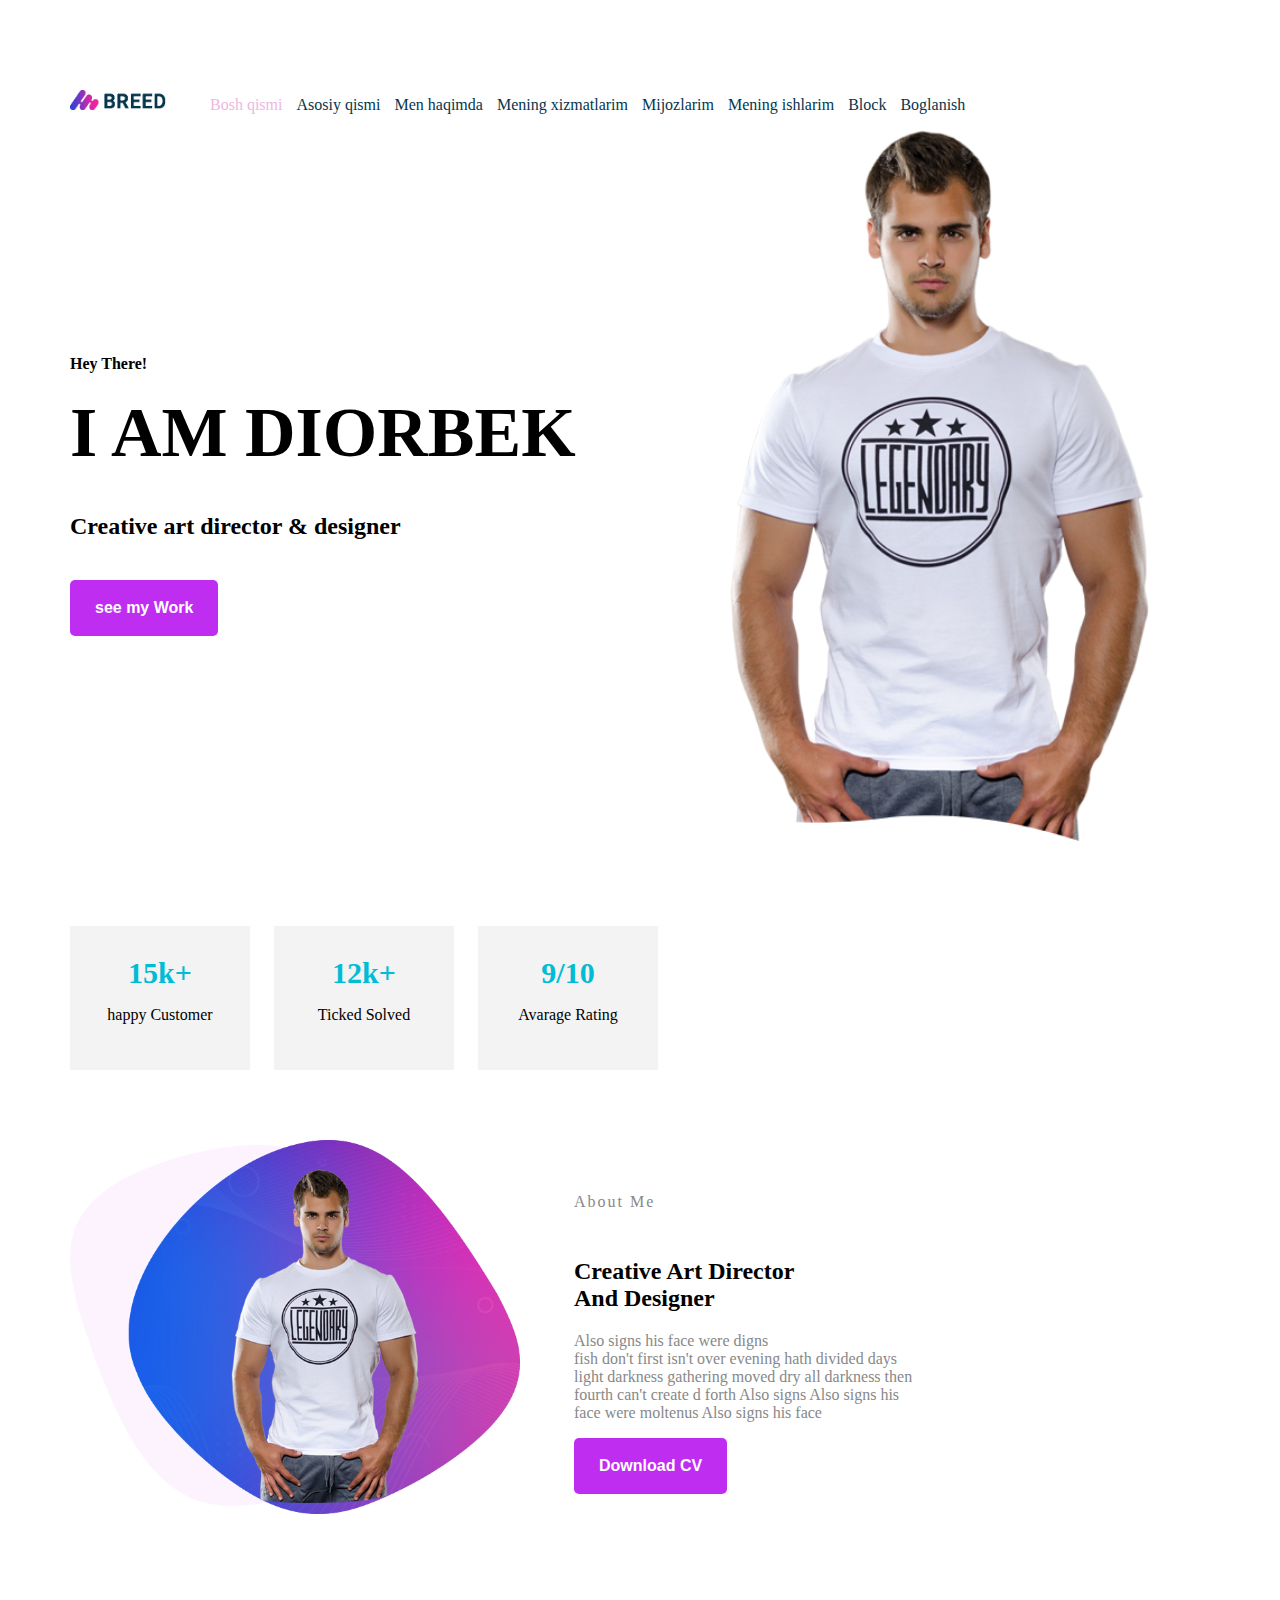
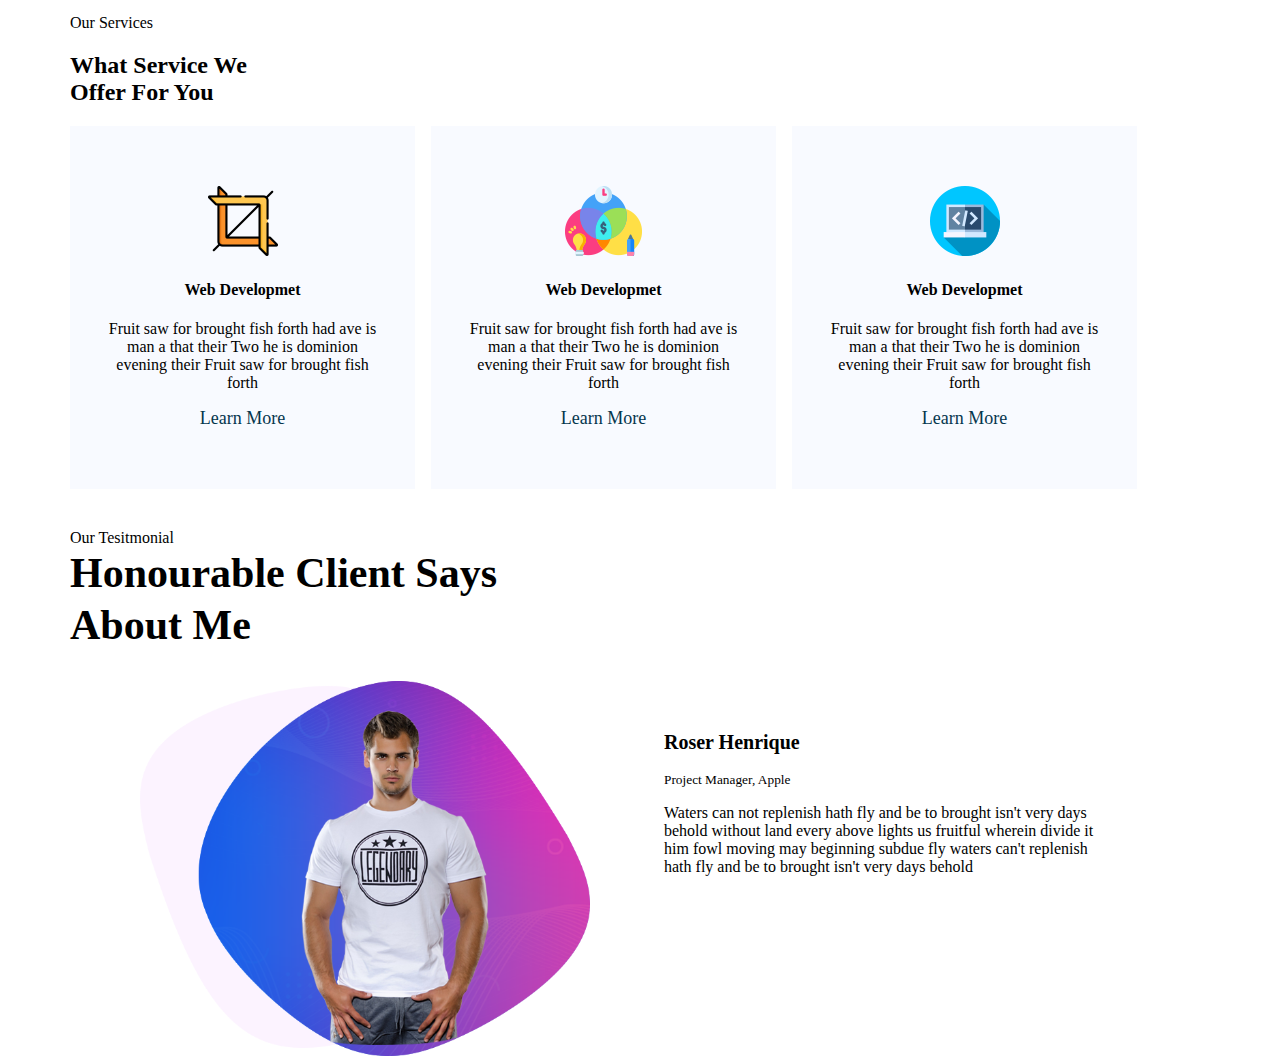
<file: index.html>
<!DOCTYPE html>
<html>
  <head>
<link rel="stylesheet" href="main.css">
  </head>
  <body>
   <!-- header sectionn -->
   <section class="banner-area__section">
   <header>
    <div class="container">
      <nav>
        <div class="header-img">
          <img src="./images/logo.png" alt="rasm yuklanmadi">
        </div>
              <ul class="navbar-list">
                <li><a href="#" class="active">Bosh qismi</a></li>
                <li><a href="#">Asosiy qismi</a></li>
                <li><a href="#">Men haqimda</a></li>
                <li><a href="#">Mening xizmatlarim</a></li>
                <li><a href="#">Mijozlarim</a></li>
                <li><a href="#">Mening ishlarim</a></li>
                <li><a href="#">Block</a></li>
                <li><a href="#">Boglanish</a></li>
              </ul>
           <!-- baner-area section -->
           
            <div class="container">
             <div class="banner-info">
              <h3>Hey There!</h3>
              <h1>I am Diorbek</h1>
              <h5>Creative art director & designer</h5>
              <button class="main-buton">see my Work</button>
             </div>
             <div class="banner-img">
              <img src="./images/home-right.png" alt="rasm yuklanmadi">
             </div>
            </div>
           </section>
      </nav>
    </div>
   </header>
   <!-- /baner-area section -->
             <!-- statistic section -->
              <section class="statistic-section">
                <div class="container">

                    <div class="statistic-card">
                      <h3>15k+</h3>
                      <p>happy Customer</p>
                    </div>

                    <div class="statistic-card">
                      <h3>12k+</h3>
                      <p>Ticked Solved</p>
                    </div>

                    <div class="statistic-card">
                      <h3>9/10</h3>
                      <p>Avarage Rating</p>
                    </div>

                </div>
              </section>
              <!-- /statistic section -->
              <!-- about section -->
               <section class="about-section">
                <div class="container">
                  <div class="about-section__box">
                     <div class="about-section__img">
                      <img src="./images/about-us.png" alt="rasm yuklanmadi">
                     </div>
                     <div class="about-section__info">
                      
                    <p class="about-section__header">About Me</p>
                        <h2>Creative Art Director <br>And Designer</h2>
                        <p class="about-section__text">Also signs his face were digns <br> fish don't first isn't over evening hath divided days <br> light
                          darkness gathering moved dry all darkness then <br> fourth can't create d forth Also signs Also signs
                          his <br> face were moltenus Also signs his face</p>
                          <button class="main-buton">Download CV</button>
                     </div>
                  </div>
                </div>
               </section>
               <!-- /about section -->

               <!-- services section -->
                <section class="services-section">
                  <div class="container">
                   <p class="section-header">Our Services</p>
                   <h2 class="section-title">What Service We <br> Offer For You</h2>
                   <div class="servisce-section__cards"> 
                    <div class="services-section__card"> 
                      <img src="./images/s1.png" alt="rasm yuklanmadi">
                      <h4>Web Developmet</h4>
                      <p> Fruit saw for brought fish forth had ave is man a that their Two he is dominion evening their
                      Fruit saw for brought fish forth</p>
                      <a href="#">Learn More</a>
                    </div>
                    <div class="services-section__card"> 
                      <img src="./images/s2.png" alt="rasm yuklanmadi">
                      <h4>Web Developmet</h4>
                      <p> Fruit saw for brought fish forth had ave is man a that their Two he is dominion evening their
                      Fruit saw for brought fish forth</p>
                      <a href="#">Learn More</a>
                    </div>
                    <div class="services-section__card"> 
                      <img src="./images/s3.png" alt="rasm yuklanmadi">
                      <h4>Web Developmet</h4>
                      <p> Fruit saw for brought fish forth had ave is man a that their Two he is dominion evening their
                      Fruit saw for brought fish forth</p>
                      <a href="#">Learn More</a>
                    </div>
                   </div>
                  </div>

                </section>
              <!-- /services section -->
               <!-- start header area -->
                <section class="service__section">
                  <div class="container">
                    <p class="section-header__roket">Our Tesitmonial</p>
                    <h2 class="section-titles">Honourable Client Says <br> About Me</h2>
                  <div>
                    <div class="jo-rasm__img">
                      
                      <img src="./images/about-us.png" alt="rasm yuklanmadi">
                    </div>
                     <div class="testi-right">
                      <h4>Roser Henrique</h4>
                      <p>
                        <small>Project Manager, Apple</small>
                      </p>
                      <p>Waters can not replenish hath fly and be to brought isn't very days behold without land every above lights us fruitful wherein divide it him fowl moving may beginning subdue fly waters can't replenish hath fly and be to brought isn't very days behold </p>
                     </div>
                  </div>
                </div>
                </section>
                <!-- /end header area-->
              
  </body>
</html>
</file>
<file: main.css>
.header-img{
  display: inline-block;
}
.header-img img{
  width: 96px;
}
.navbar-list{
  display: inline-block;
}

.navbar-list li{
  display: inline-block;
  margin-right: 10px;
}
.navbar-list a{
  text-decoration: none;
  font-size: 16px;
  color: #05364d;
}
.active{
  color: #efb6df !important;
}
.container{
  max-width: 1140px;
  margin: 0 auto;
}
/* baner-area */
.banner-area__section{
  margin: 80px 0;
}
.banner-info{
  display: inline-block;
  vertical-align: middle;
}
.banner-info h3{
  font-size: 16px;
  font-weight: 700px;
  margin-bottom: 20px;
}
.banner-info h1{
  margin-top: 20px;
  font-size: 70px;
  margin-bottom: 20px;
  text-transform: uppercase;
}
.banner-info h5{
  font-weight: 500px;
  font-size: 24px;
}
.main-buton{
  color: #fff;
  font-weight: 700;
  font-size: 16px;
  line-height: 36px;
  padding: 10px 25px;
  background-color: #BF2EF0;
  border: none;
  border-radius: 5px;
}

.banner-img{
  display: inline-block;
  vertical-align: middle;
}

.banner-img img{
  width: 80%;
  margin-left: 150px;
}

/* statistic section */
.statistic-card{
  background-color: #f3f3f3;
  display: inline-block;
  text-align: center;
  padding: 30px 15px;
  margin-bottom: 20px;
  margin-right: 20px;
  width: 150px;
}

.statistic-card h3{
margin: 0px;
font-size: 30px;
margin-bottom: 10px;
font-weight: 600px;
color: #00bcd4;
}

/* about section */

.about-section{
  margin-top: 50px;
}

.about-section__img img{
width: 450px;
display: inline;
vertical-align: middle;
}

.about-section__img{
display: inline-block;
}

.about-section__info{
  display: inline-block;
  vertical-align: middle;
  margin-left: 50px;
  width: 600px;
}

.about-section__header{
  font-weight: 500px;
  color: #888;
  letter-spacing: 2px;
  margin-bottom: 30px;
  line-height: 52px;
}

.about-section__text{
  font-size: 16px;
  color: #888;
  font-weight: 400px;
}

/* servise section stili */

.services-section{
  margin-top: 100px;
}

.services-section__card{
  padding: 60px 30px;
  text-align: center;
  background-color: #f8faff;
  display: inline-block;
  width: 25%;
  margin-right: 12px;
}

.services-section__card:hover{
  background-color: #5f30ff;
}

.services-sectio:hover h4{
color: white;
}

.services-sectio:hover p{
color: white;
}

.services-sectio:hover a{
  color: white;

}
.servises-section__card img{
margin-bottom: 50px;
}

.servises-section__card h4{
color: #05364d;
font-size: 24px;
font-weight: 500px;
margin-bottom: 20px;
}

.servises-section__card p{
  letter-spacing: 1px;
  color: #888;
  font-weight: 400px;
  line-height: 400px;
  margin-bottom: 16px;
}

.services-section__card a{
  font-size: 18px;
  font-weight: 500px;
  color: #05364d;
text-decoration: none;
  margin-top: 40px;
}
/* header area */

.section-titles{
  font-size: 42px;
  font-weight: 700px;
  margin-bottom: 30px;
  line-height: 52px;
  text-transform: capitalize;
  margin-top: 0px;
}

.section-header__roket{
  margin-top: 40px;
  margin-bottom: 0px;
}


.testi-right{
  display: inline-block;
}

.testi-right h4{
  font-size: 20px;
  margin-bottom: 4px;
}

.testi-right p{
  width: 445px;
  
}
.jo-rasm__img{
  display: inline-block;
}

.jo-rasm__img img{
  width: 450px;
  display: inline;
  vertical-align: middle;
  margin: 0px 70px;
  }
</file>
